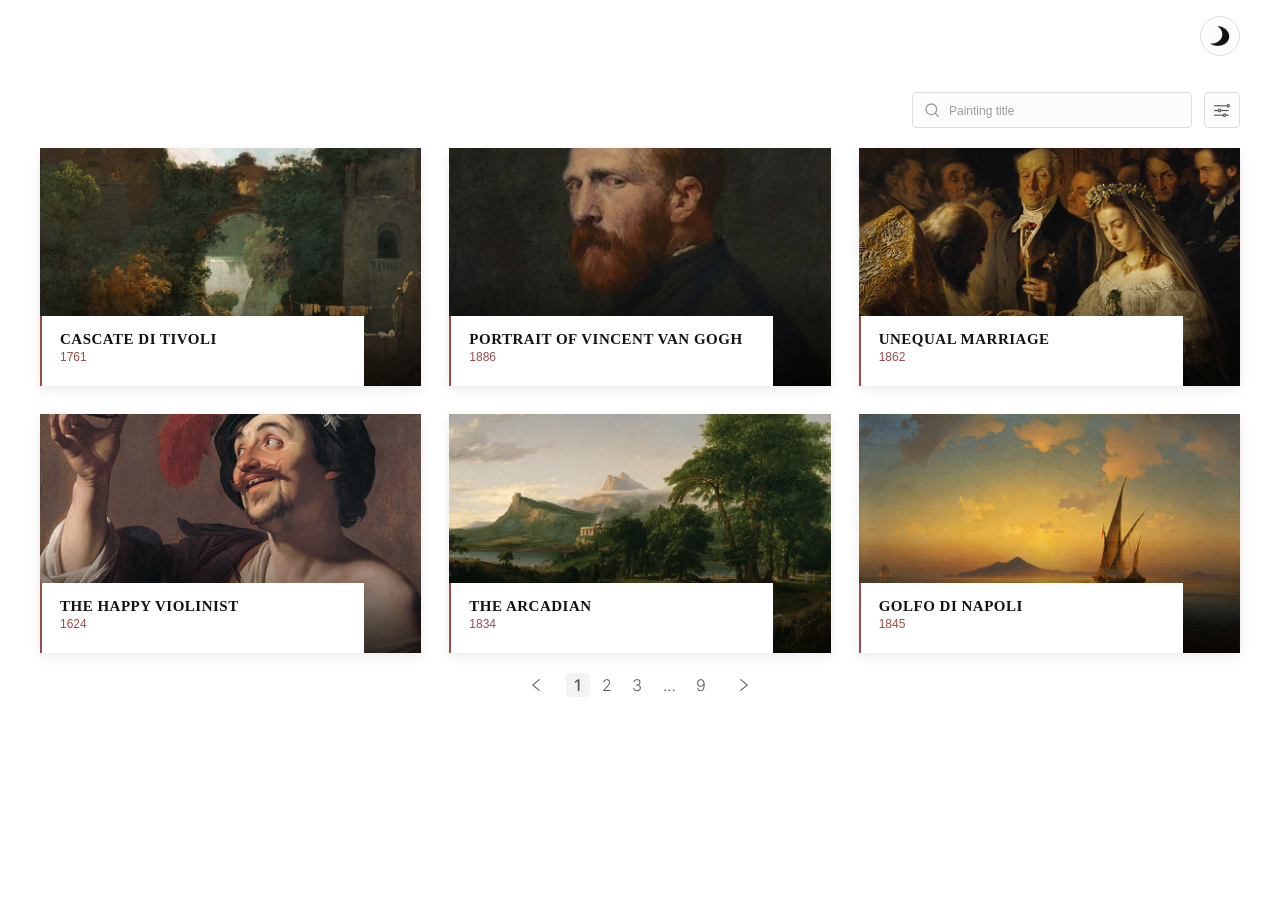
<file: index.html>
<!DOCTYPE html>
<html lang="ru">
<head>
  <meta charset="UTF-8">
  <meta name="viewport" content="width=device-width, initial-scale=1.0, viewport-fit=cover">
  <link rel="stylesheet" href="style.css">
</head>
<body>
  <div id="app"></div>

  <header class="header" id="siteheader"></header>
  <div class="search-filter-section" id="searchbar"></div>
  <div class="filter-overlay" id="filterpanel" style="display:none"></div>
  <div class="gallery-grid" id="gallery"></div>
  <div class="pag" id="decorpag"></div>

  <script src="js.js"></script>
</body>
</html>
</file>
<file: style.css>
* {
  margin: 0;
  padding: 0;
  box-sizing: border-box;
}

:root {
  --bg-primary: #FFFFFF;
  --bg-secondary: #FCFCFC;
  --bg-card: #FCFCFC;
  --text-primary: #121212;
  --text-secondary: #1A1818;
  --text-tertiary: #575757;
  --text-muted: #9C9C9C;
  --border-light: #DEDEDE;
  --border-dark: #9C9C9C;
  --accent-red: #9B4B4B;
  --accent-gold: #9B4B4B;
  --filter-bg: #FCFCFC;
  --shadow: 0 4px 12px rgba(0,0,0,0.08);
  --shadow-hover: 0 8px 24px rgba(0,0,0,0.12);
  --overlay-bg: linear-gradient(to top, rgba(0,0,0,0.8) 0%, rgba(0,0,0,0.4) 50%, transparent 100%);
  --filter-sidebar-bg: #FFFFFF;
  --filter-text: #121212;
  --filter-select-bg: #F3F3F3;
  --filter-border: #DEDEDE;
  --filter-placeholder: #9C9C9C;

  --side-padding: 16px;
  --gap: 16px;
  --max-width: 1440px;
}

body.dark {
  --bg-primary: #121212;
  --bg-secondary: #1A1818;
  --bg-card: #1A1818;
  --text-primary: #FFFFFF;
  --text-secondary: #FCFCFC;
  --text-tertiary: #DEDEDE;
  --text-muted: #9C9C9C;
  --border-light: #575757;
  --border-dark: #9C9C9C;
  --accent-red: #9B4B4B;
  --accent-gold: #AB8956;
  --filter-bg: #1A1818;
  --shadow: 0 4px 12px rgba(0,0,0,0.3);
  --shadow-hover: 0 8px 24px rgba(0,0,0,0.4);
  --overlay-bg: linear-gradient(to top, rgba(0,0,0,0.85) 0%, rgba(0,0,0,0.5) 50%, transparent 100%);
  --filter-sidebar-bg: #121212;
  --filter-text: #FFFFFF;
  --filter-select-bg: #1A1A1A;
  --filter-border: #333333;
  --filter-placeholder: #575757;
}

body {
  font-family: 'Inter', -apple-system, BlinkMacSystemFont, 'Segoe UI', sans-serif;
  background-color: var(--bg-primary);
  color: var(--text-primary);
  transition: background-color 0.3s ease, color 0.3s ease;
}

/* typography */
.h1 {
  font-size: 16px;
  font-weight: 500;
  text-transform: uppercase;
  letter-spacing: 0.5px;
}
.para-light-14 { font-size: 14px; font-weight: 300; }
.caption-bold-12 {
  font-size: 12px;
  font-weight: 700;
  text-transform: uppercase;
  letter-spacing: 0.5px;
}

/* header */
.header {
  position: sticky;
  top: 0;
  z-index: 100;
  background: var(--bg-primary);
}
.header-container {
  display: flex;
  justify-content: space-between;
  align-items: center;
  padding: 16px var(--side-padding);
  max-width: var(--max-width);
  margin: 0 auto;
}
.logo {
  color: var(--text-primary);
  letter-spacing: 2px;
  font-weight: 600;
}
.theme-toggle {
  background: var(--bg-secondary);
  border: 1px solid var(--border-light);
  border-radius: 40px;
  width: 40px;
  height: 40px;
  cursor: pointer;
  display: flex;
  align-items: center;
  justify-content: center;
  transition: transform 0.2s, border-color 0.2s;
}
.theme-toggle:hover {
  transform: scale(1.05);
  border-color: var(--accent-gold);
}

/* search */
.search-filter-section {
  background: var(--bg-primary);
  padding: 20px var(--side-padding);
  max-width: var(--max-width);
  margin: 0 auto;
  display: flex;
  justify-content: flex-end;
}
.search-filter-container {
  display: flex;
  align-items: center;
  gap: 12px;
}
.search-wrapper {
  position: relative;
  width: 280px;
  height: 36px;
}
.search-icon {
  position: absolute;
  left: 12px;
  top: 50%;
  transform: translateY(-50%);
  color: var(--text-muted);
  pointer-events: none;
  width: 16px;
  height: 16px;
}
.search-input {
  width: 100%;
  height: 36px;
  padding: 0 12px 0 36px;
  background: var(--bg-secondary);
  border: 1px solid var(--border-light);
  border-radius: 4px;
  color: var(--text-primary);
  font-size: 14px;
  transition: border-color 0.2s;
}
.search-input:focus {
  outline: none;
  border-color: var(--accent-gold);
}
.search-input::placeholder {
  color: var(--text-muted);
  font-size: 12px;
}
.search-suggestions {
  position: absolute;
  top: calc(100% + 8px);
  left: 0;
  right: 0;
  background: var(--bg-secondary);
  border: 1px solid var(--border-light);
  border-radius: 12px;
  z-index: 20;
  box-shadow: var(--shadow);
}
.suggestion-item {
  padding: 10px 16px;
  cursor: pointer;
  color: var(--text-secondary);
  font-size: 13px;
  transition: background 0.2s;
}
.suggestion-item:hover {
  background: var(--border-light);
}
.burger-btn {
  background: var(--bg-secondary);
  border: 1px solid var(--border-light);
  border-radius: 4px;
  width: 36px;
  height: 36px;
  cursor: pointer;
  display: flex;
  align-items: center;
  justify-content: center;
  padding: 0;
  transition: border-color 0.2s;
}
.burger-btn:hover {
  border-color: var(--accent-gold);
}

/* filter */
.filter-overlay {
  position: fixed;
  inset: 0;
  background: rgba(0,0,0,0.7);
  z-index: 1000;
  display: flex;
  justify-content: flex-end;
}
.filter-sidebar {
  width: 100%;
  max-width: 400px;
  background: var(--filter-sidebar-bg);
  height: 100%;
  display: flex;
  flex-direction: column;
  padding: 40px;
  color: var(--filter-text);
  animation: slideIn 0.3s ease-out;
  box-shadow: -5px 0 15px rgba(0,0,0,0.1);
}
@keyframes slideIn {
  from { transform: translateX(100%); }
  to { transform: translateX(0); }
}
.filter-sidebar-header {
  display: flex;
  justify-content: flex-end;
  margin-bottom: 60px;
}
.close-filter {
  background: none;
  border: none;
  color: var(--filter-text);
  font-size: 24px;
  cursor: pointer;
}
.filter-group {
  margin-bottom: 20px;
}
.filter-label {
  display: block;
  color: var(--text-tertiary);
  margin-bottom: 8px;
  font-size: 11px;
}
.select-container {
  position: relative;
}
.filter-select-trigger {
  width: 100%;
  background: var(--filter-select-bg);
  color: var(--filter-placeholder);
  padding: 12px 16px;
  font-size: 14px;
  display: flex;
  justify-content: space-between;
  align-items: center;
  cursor: pointer;
  border-radius: 4px;
}
.filter-select-trigger.picked {
  color: var(--filter-text);
}
.arrow-icon {
  width: 0;
  height: 0;
  border-left: 5px solid transparent;
  border-right: 5px solid transparent;
  border-top: 5px solid var(--filter-text);
  transition: transform 0.3s ease;
}
.select-container.open .arrow-icon {
  transform: rotate(180deg);
}
.filter-options-list {
  display: none;
  position: absolute;
  top: 100%;
  left: 0;
  right: 0;
  background: var(--filter-select-bg);
  border: 1px solid var(--filter-border);
  z-index: 10;
  max-height: 200px;
  overflow-y: auto;
  border-radius: 0 0 4px 4px;
}
.select-container.open .filter-options-list {
  display: block;
}
.filter-option {
  padding: 10px 16px;
  color: var(--filter-placeholder);
  cursor: pointer;
}
.filter-option:hover {
  background: var(--filter-border);
  color: var(--accent-gold);
}
.years-inputs {
  display: flex;
  gap: 10px;
}
.years-inputs input {
  background: var(--filter-select-bg);
  border: 1px solid var(--filter-border);
  color: var(--filter-text);
  padding: 12px;
  border-radius: 4px;
  width: 50%;
}
.filter-sidebar-footer {
  margin-top: auto;
  display: flex;
  justify-content: space-between;
  align-items: center;
}
.btn-show {
  background: none;
  border: none;
  color: var(--accent-gold);
  border-bottom: 1px solid var(--accent-gold);
  font-weight: 700;
  cursor: pointer;
  padding-bottom: 4px;
  text-transform: uppercase;
  font-size: 12px;
}
.btn-clear {
  background: none;
  border: none;
  color: var(--text-tertiary);
  cursor: pointer;
  text-transform: uppercase;
  font-size: 12px;
}

/* card */
.gallery-grid {
  display: grid;
  gap: var(--gap);
  padding: 0 var(--side-padding) 20px;
  max-width: var(--max-width);
  margin: 0 auto;
  grid-template-columns: repeat(1, 1fr);
}

.art-card {
  position: relative;
  border-radius: 0;
  overflow: hidden;
  cursor: pointer;
  background: var(--bg-card);
  box-shadow: var(--shadow);
  transition: transform 0.3s ease, box-shadow 0.3s ease;
  aspect-ratio: 16 / 10;
}
.art-card:hover {
  transform: translateY(-4px);
  box-shadow: var(--shadow-hover);
}
.card-image {
  position: relative;
  width: 100%;
  height: 100%;
  background: var(--border-light);
}
.card-image img {
  width: 100%;
  height: 100%;
  object-fit: cover;
  transition: transform 0.4s ease;
}
.art-card:hover .card-image img {
  transform: scale(1.05);
}
.art-card::after {
  content: '';
  position: absolute;
  bottom: 0;
  left: 0;
  right: 0;
  height: 50%;
  background: var(--overlay-bg);
  pointer-events: none;
  z-index: 1;
}
.card-content {
  background: var(--bg-primary);
  border-left: 2px solid var(--accent-gold);
  position: absolute;
  bottom: 0;
  left: 0;
  width: 340px;
  max-width: 85%;
  padding: 12px 16px;
  z-index: 2;
  text-align: left;
}
.content-flex-wrapper {
  display: flex;
  justify-content: space-between;
  align-items: center;
  width: 100%;
}
.text-container {
  flex: 1;
  overflow: hidden;
}
.text-wrapper {
  position: relative;
  height: 40px;
  overflow: hidden;
}
.state-default {
  transform: translateY(0);
  transition: transform 0.2s ease 0.15s;
}
.art-card:hover .state-default {
  transform: translateY(120%);
  transition: transform 0.2s ease 0s;
}
.state-hover {
  position: absolute;
  top: 0;
  left: 0;
  width: 100%;
  transform: translateX(-110%);
  transition: transform 0.2s ease 0.15s;
}
.art-card:hover .state-hover {
  transform: translateX(0);
  transition: transform 0.2s ease 0.15s;
}
.uppercase { text-transform: uppercase; }

.painting-title {
  font-family: 'Cormorant Garamond', serif;
  color: var(--text-primary);
  margin-bottom: 2px;
  line-height: 1.2;
  letter-spacing: 0.5px;
  font-weight: 600;
  font-size: clamp(11px, 1.8vw, 14px);
}
.painting-year {
  font-family: 'Inter', sans-serif;
  font-weight: 400;
  font-size: clamp(10px, 1.5vw, 12px);
  color: var(--accent-gold);
}

.mobile-arrow {
  display: none;
  align-items: center;
  justify-content: center;
  width: 36px;
  height: 100%;
  position: absolute;
  right: 0;
  top: 0;
  background: var(--accent-red);
  color: #FFFFFF;
}
body.dark .mobile-arrow { background: var(--accent-gold); }

.empty-gallery {
  text-align: center;
  color: var(--text-primary);
  font-size: 18px;
  line-height: 1.8;
}

/* pagination */
.pag {
  width: 100%;
  display: flex;
  justify-content: center;
  padding-bottom: 50px;
}

/* responsive */
@media (min-width: 480px) {
  :root { --side-padding: 20px; --gap: 20px; }
  .mobile-arrow { display: flex; }
}

@media (min-width: 640px) {
  :root { --side-padding: 24px; --gap: 20px; }
  .gallery-grid { grid-template-columns: repeat(2, 1fr); }
  .mobile-arrow { display: none; }
}

@media (min-width: 660px) and (max-width: 770px) {
  .painting-title { font-size: 11px; line-height: 1.1; }
  .painting-year { font-size: 10px; }
  .text-wrapper { height: auto; }
  .card-content { padding: 10px 12px; width: 260px; }
  .mobile-arrow { display: flex; }
}

@media (min-width: 258px) and (max-width: 1024px) {
  .mobile-arrow { display: flex; }
}

@media (min-width: 768px) {
  :root { --side-padding: 28px; --gap: 24px; }
  .card-content { padding: 14px 18px; }
  .text-wrapper { height: 42px; }
  .painting-title { font-size: clamp(12px, 1.5vw, 15px); }
  .painting-year { font-size: clamp(10px, 1.2vw, 12px); }
}

@media (min-width: 1024px) {
  :root { --side-padding: 32px; --gap: 24px; }
  .gallery-grid { grid-template-columns: repeat(3, 1fr); }
}

@media (min-width: 1024px) and (max-width: 1200px) {
  .card-content {
    width: 300px;
    padding: 10px 14px;
  }
  .text-wrapper {
    height: 38px;
  }
  .painting-title {
    font-size: 12px;
    line-height: 1.1;
  }
  .painting-year {
    font-size: 10px;
  }
}

@media (min-width: 1205px) and (max-width: 1260px) {
  .painting-title { font-size: 13px; line-height: 1.2; }
  .text-wrapper { height: auto; }
}

@media (min-width: 1280px) {
  :root { --side-padding: 40px; --gap: 28px; }
}

@media (min-width: 1440px) {
  :root { --side-padding: 48px; --gap: 32px; }
}

@media (min-width: 1920px) {
  :root { --max-width: 1600px; }
}

@media (min-width: 2560px) {
  :root { --max-width: 1800px; }
}

@media (max-width: 375px) {
  .search-wrapper { width: 220px; }
  .search-input { font-size: 12px; }
  .search-input::placeholder { font-size: 11px; }
}

@media (max-width: 320px) {
  .search-wrapper { width: 180px; }
  .search-input { font-size: 11px; padding: 0 8px 0 30px; }
  .search-input::placeholder { font-size: 10px; }
  .search-icon { left: 8px; width: 14px; height: 14px; }
}
@media (max-width: 1023px) {
  .art-card:hover .state-default {
    transform: translateY(0);
  }
  .art-card:hover .state-hover {
    transform: translateX(-110%);
  }
  .art-card:hover .text-wrapper {
    transform: translateX(0);
  }
  .art-card:hover .card-image img {
    transform: scale(1);
  }
}
</file>
